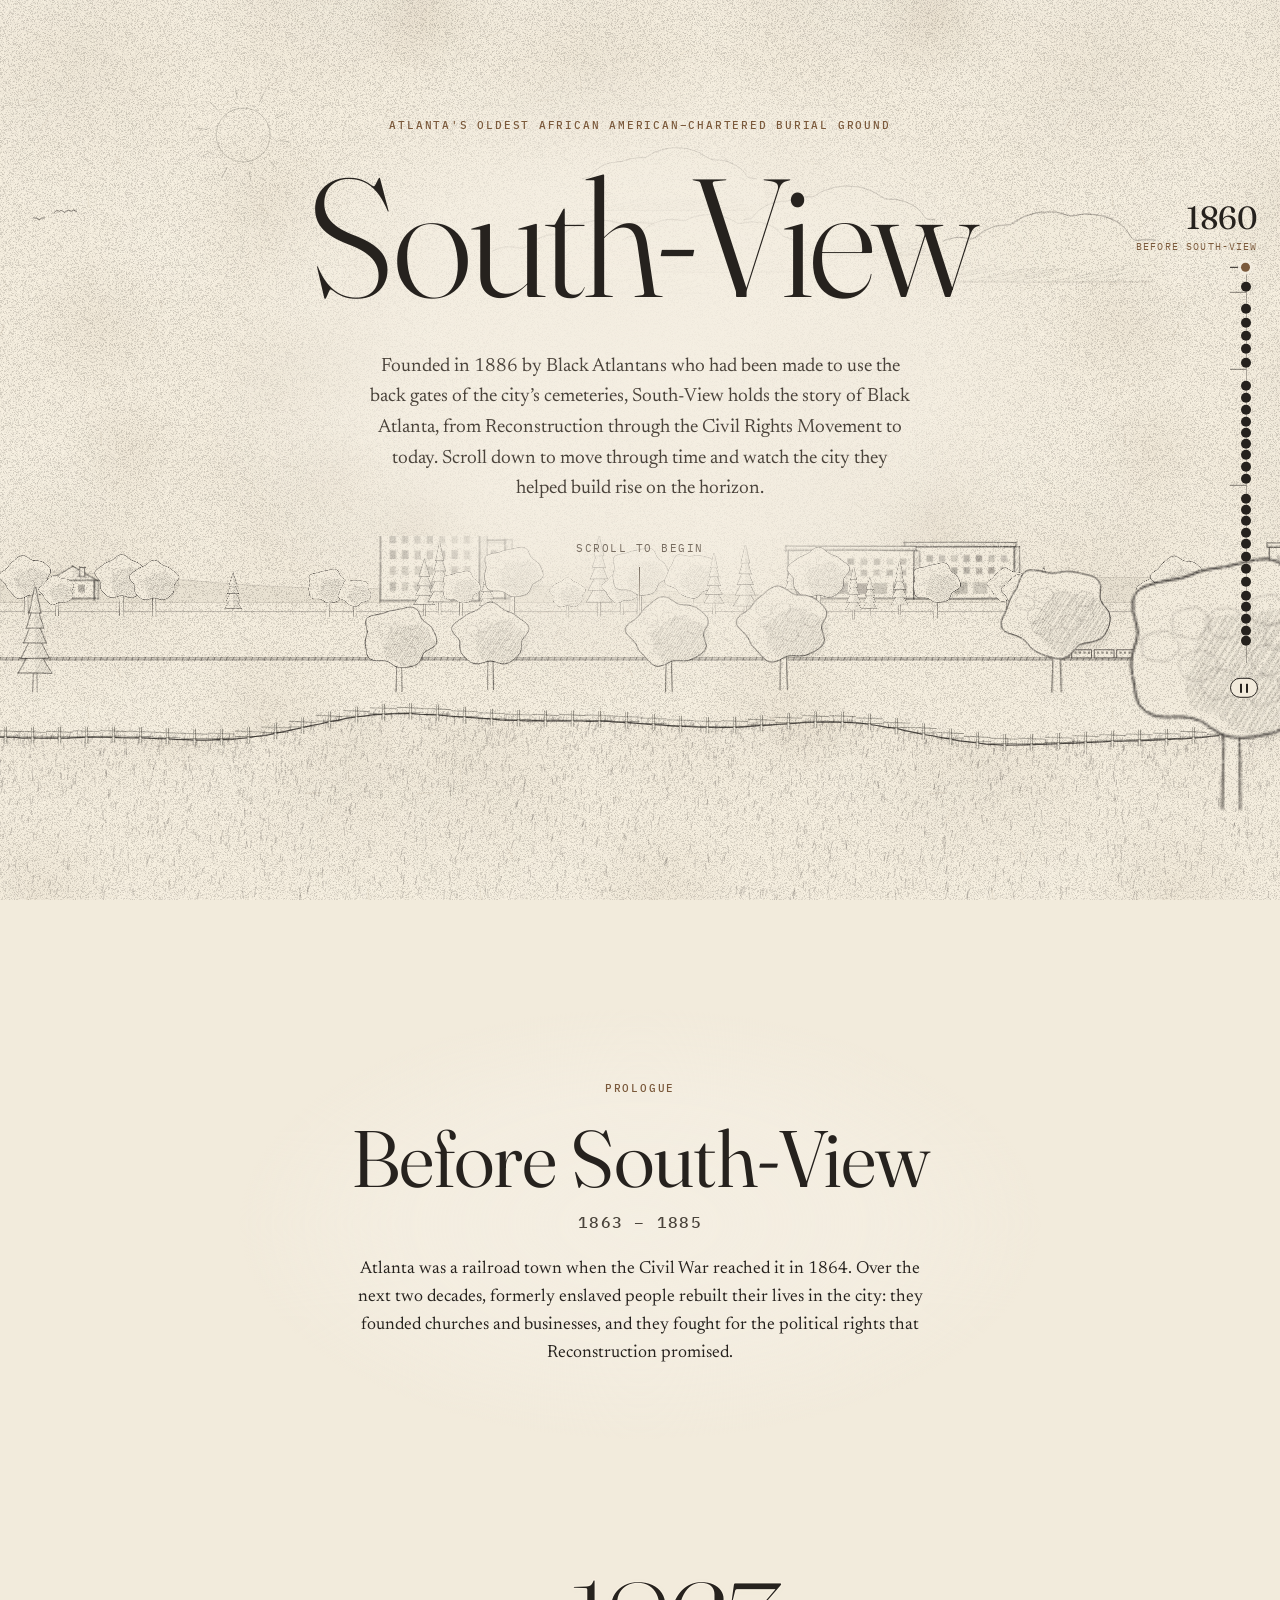
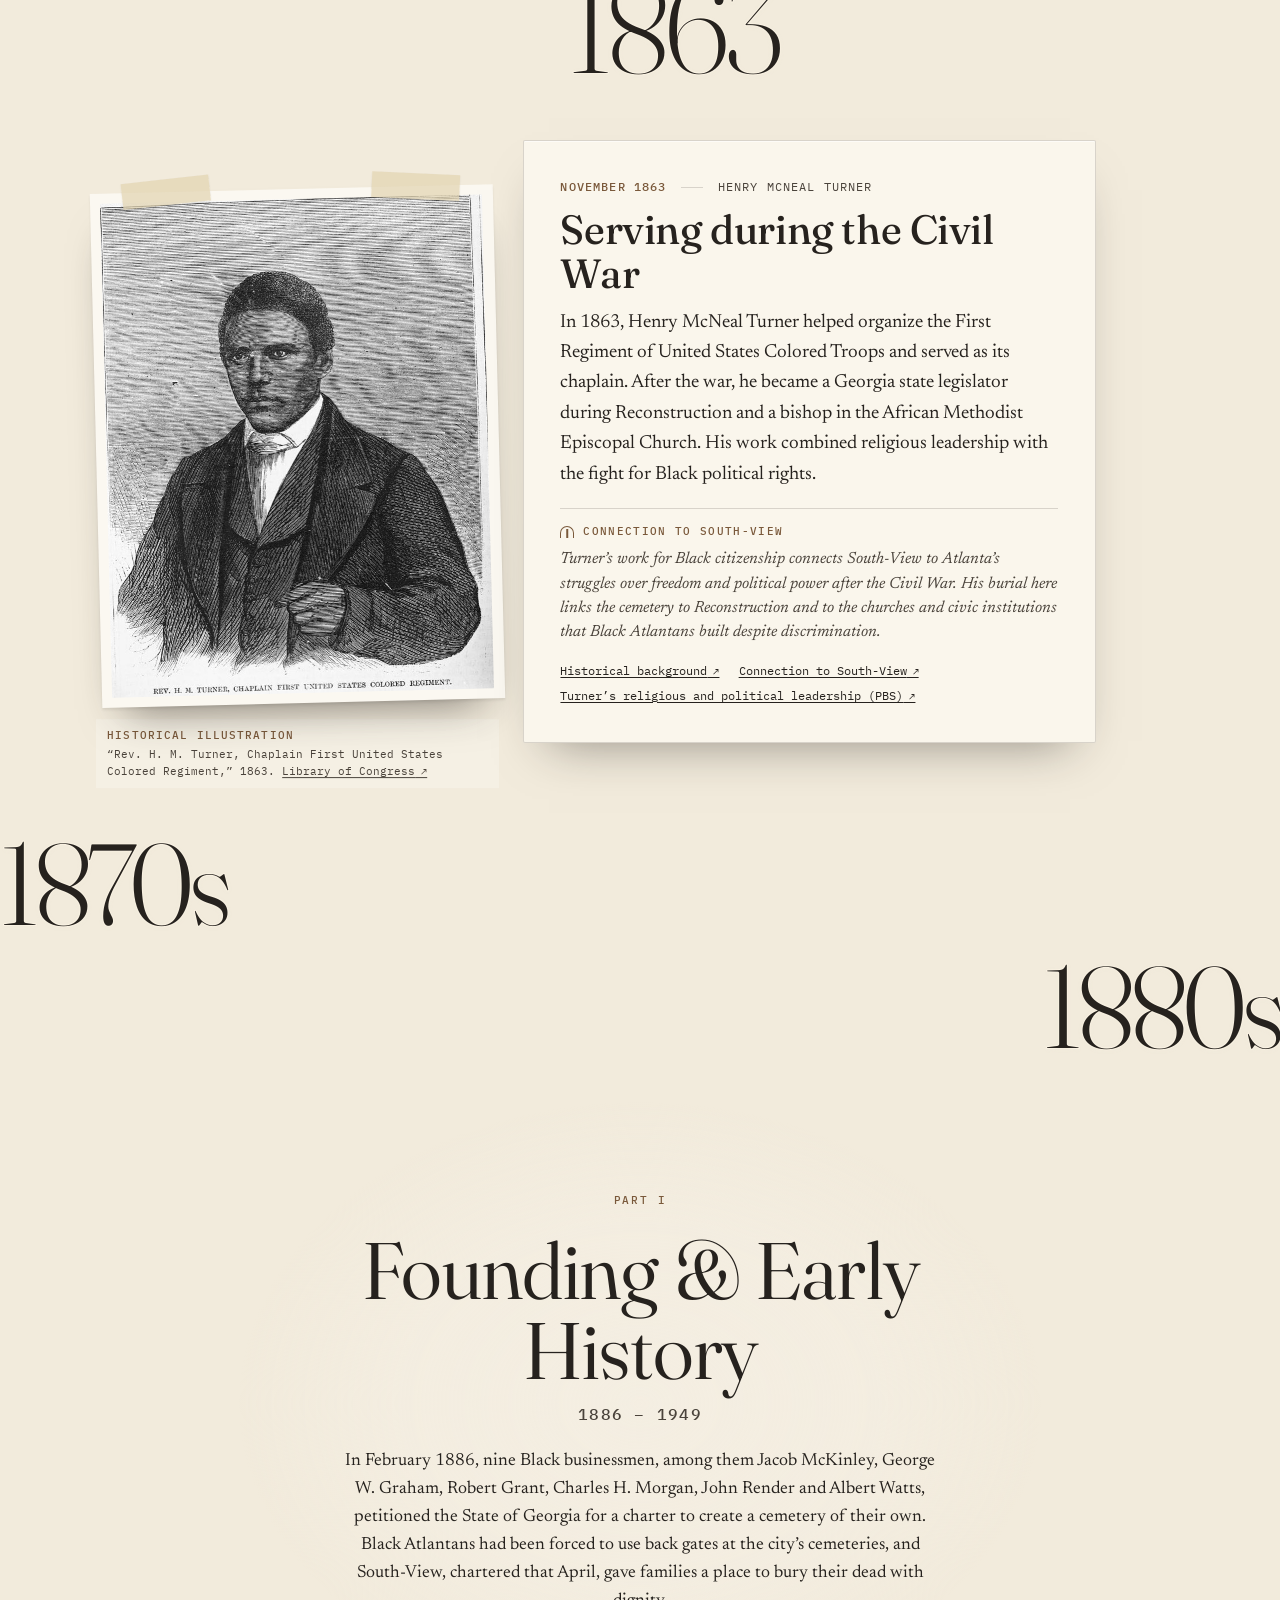
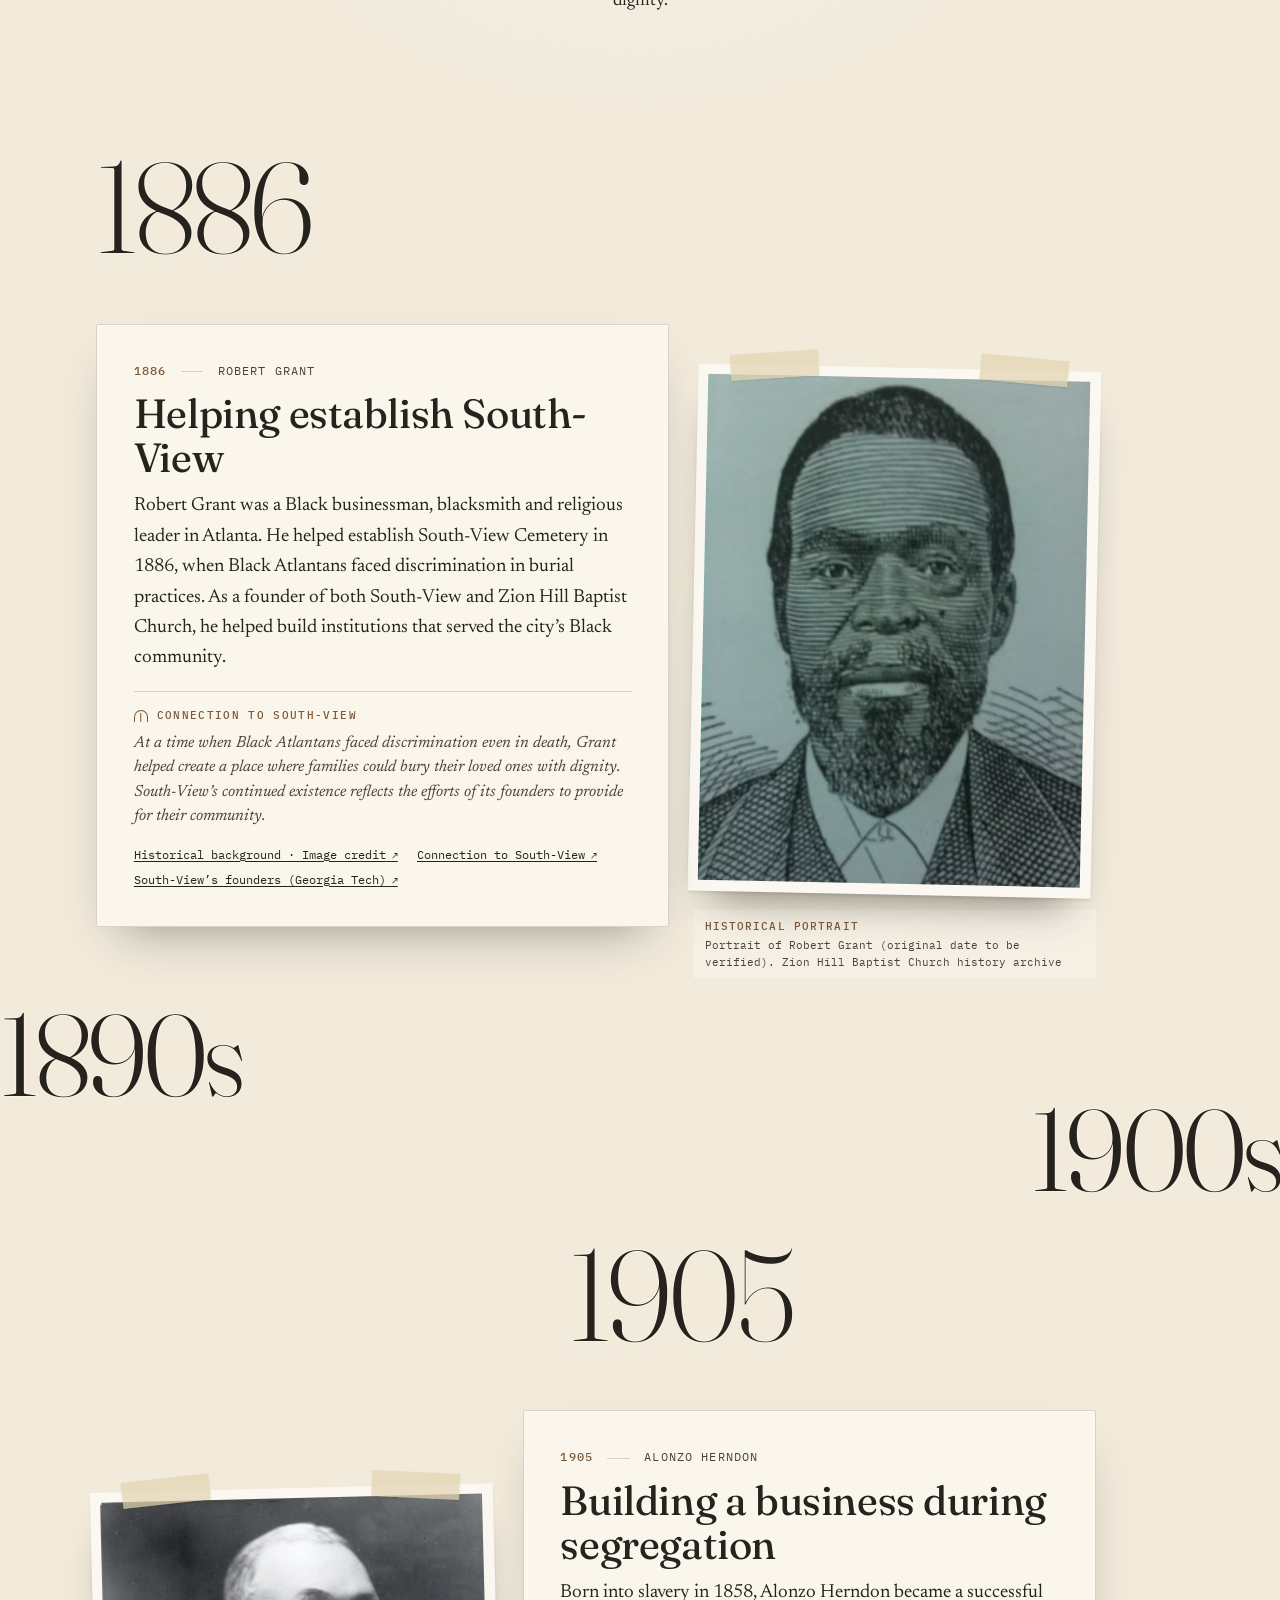
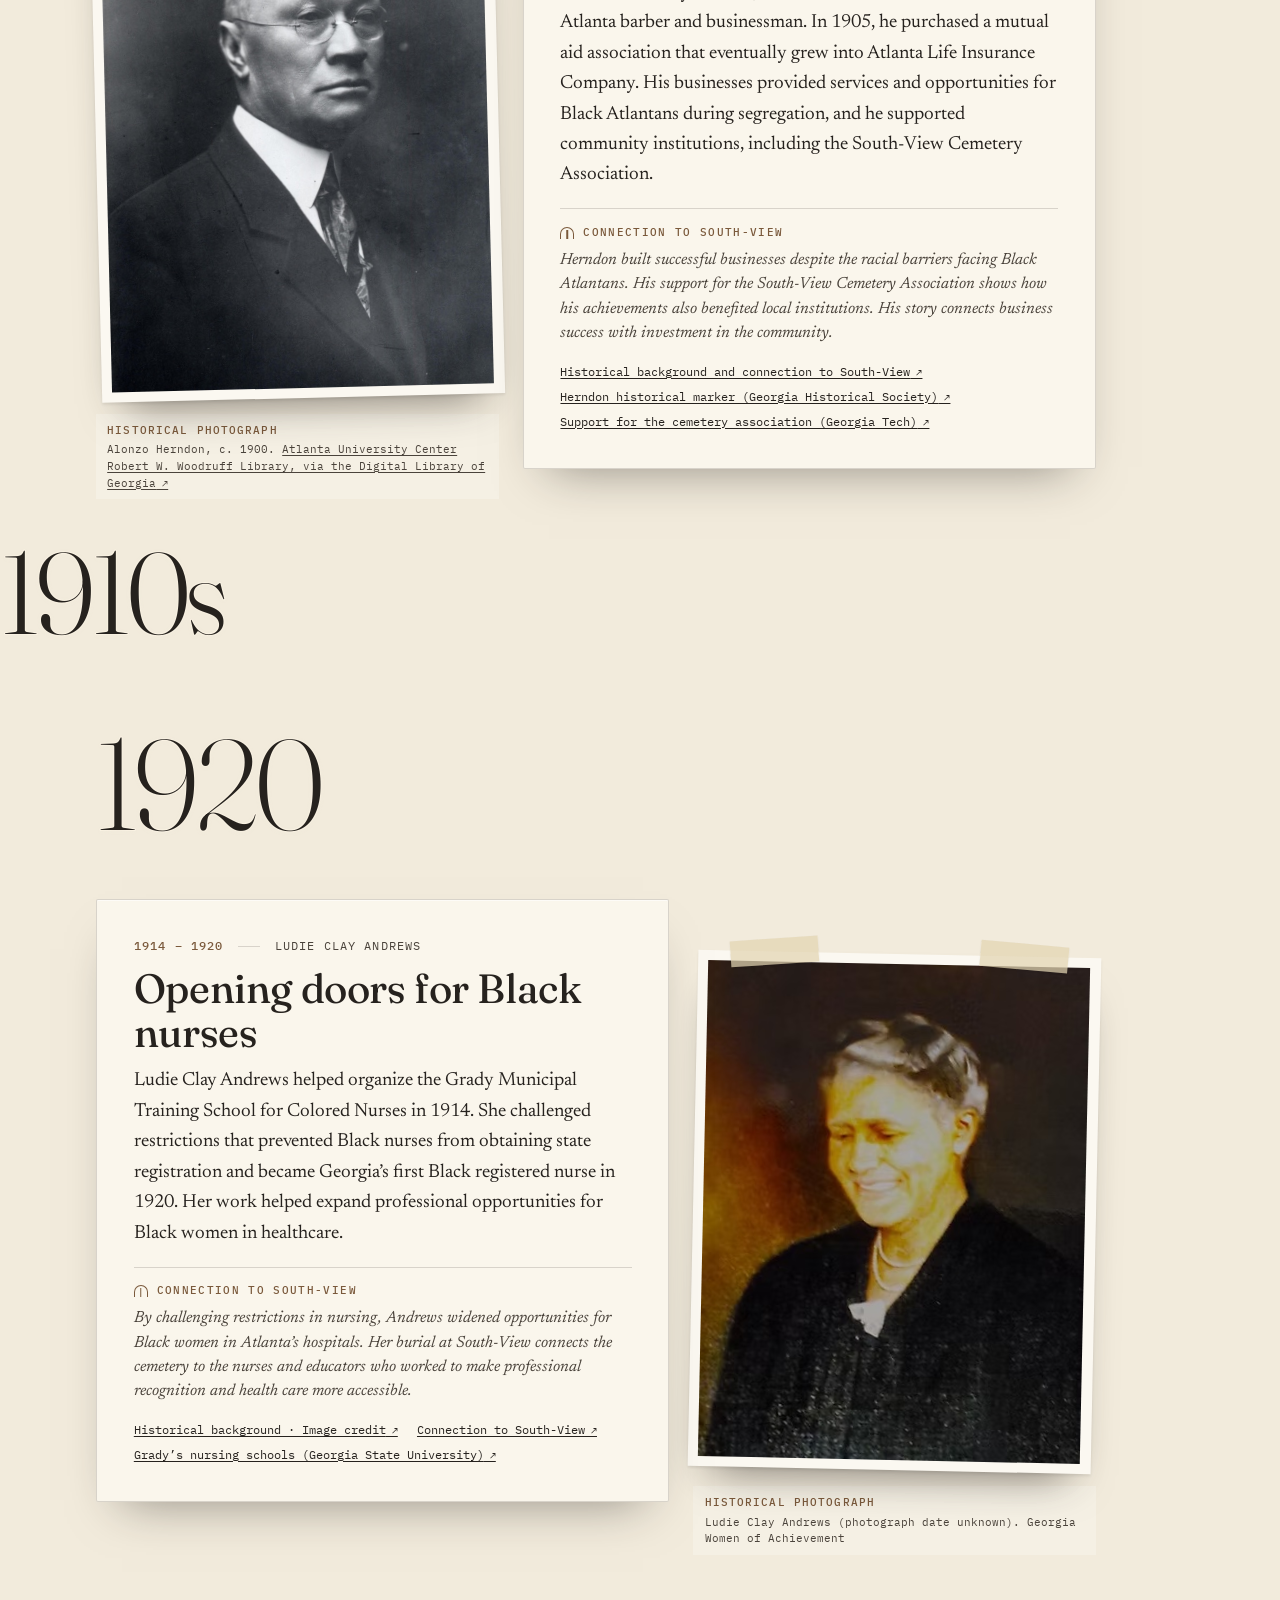
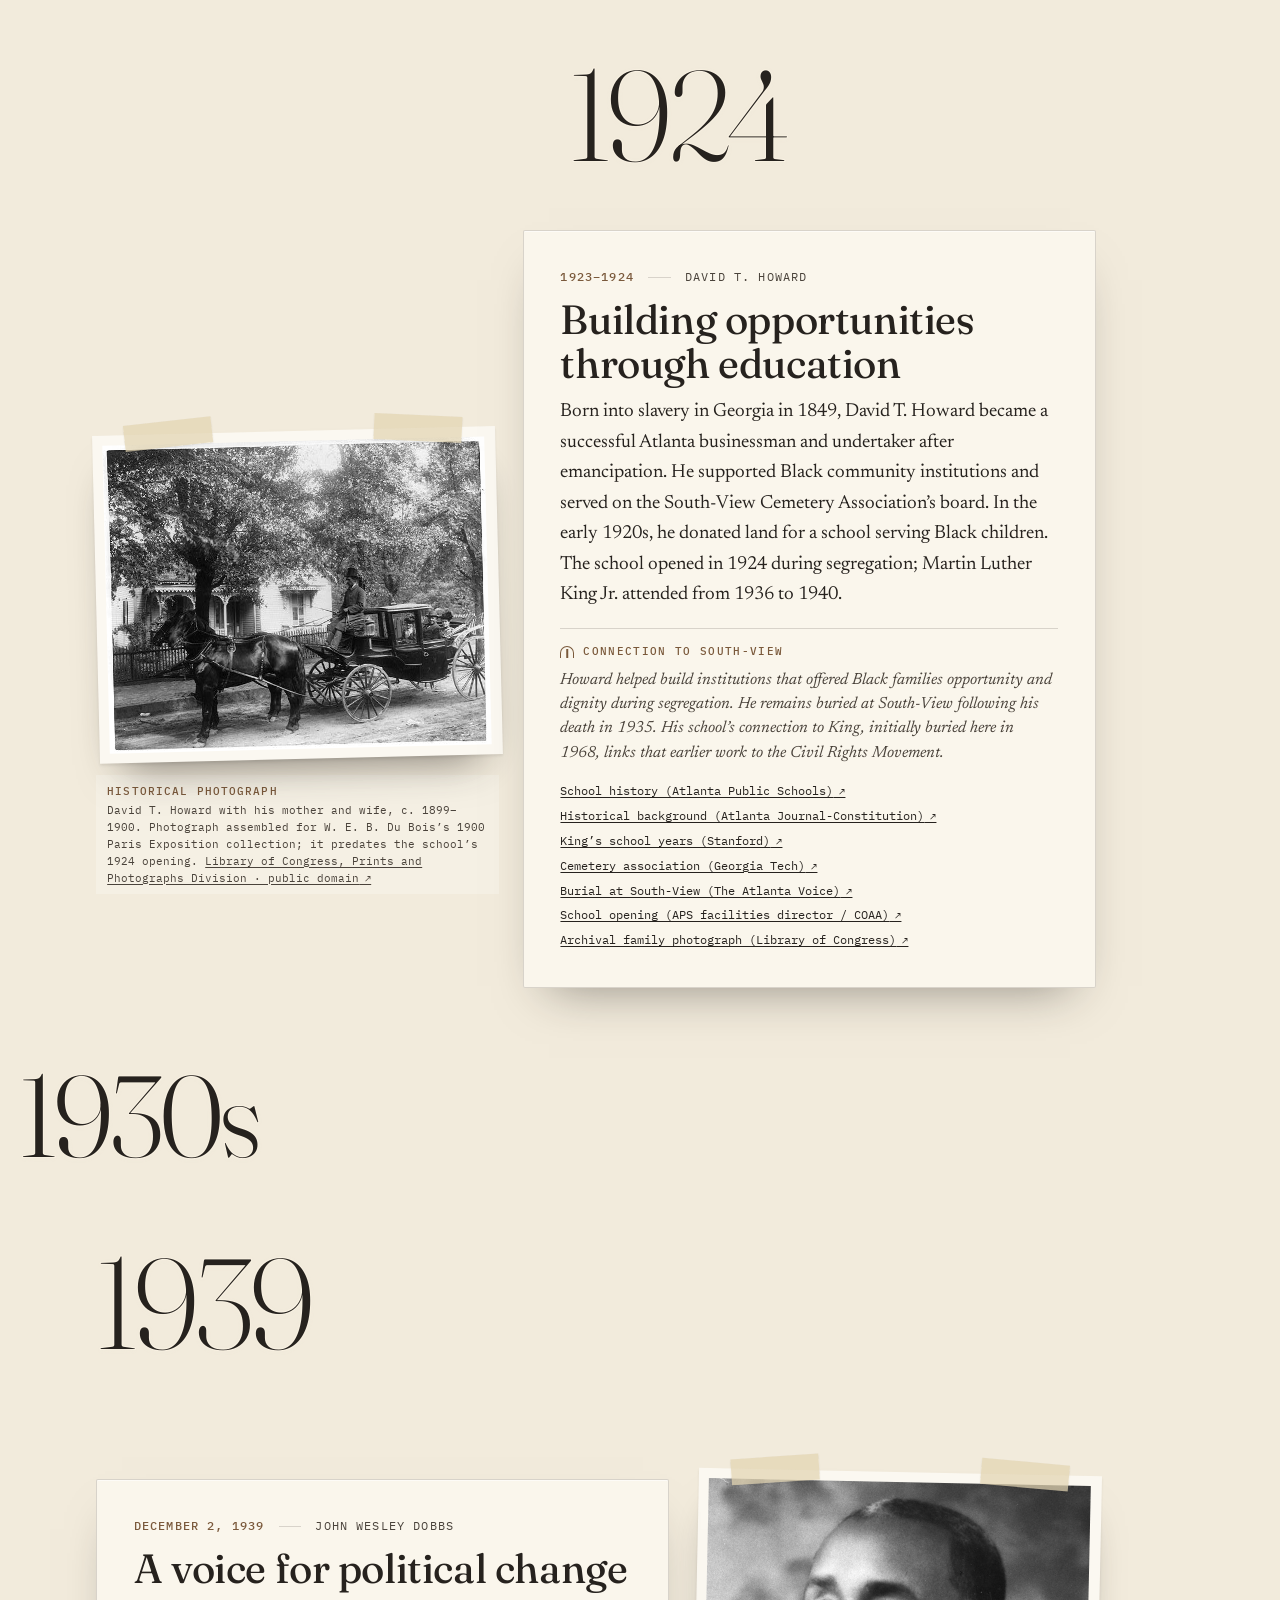
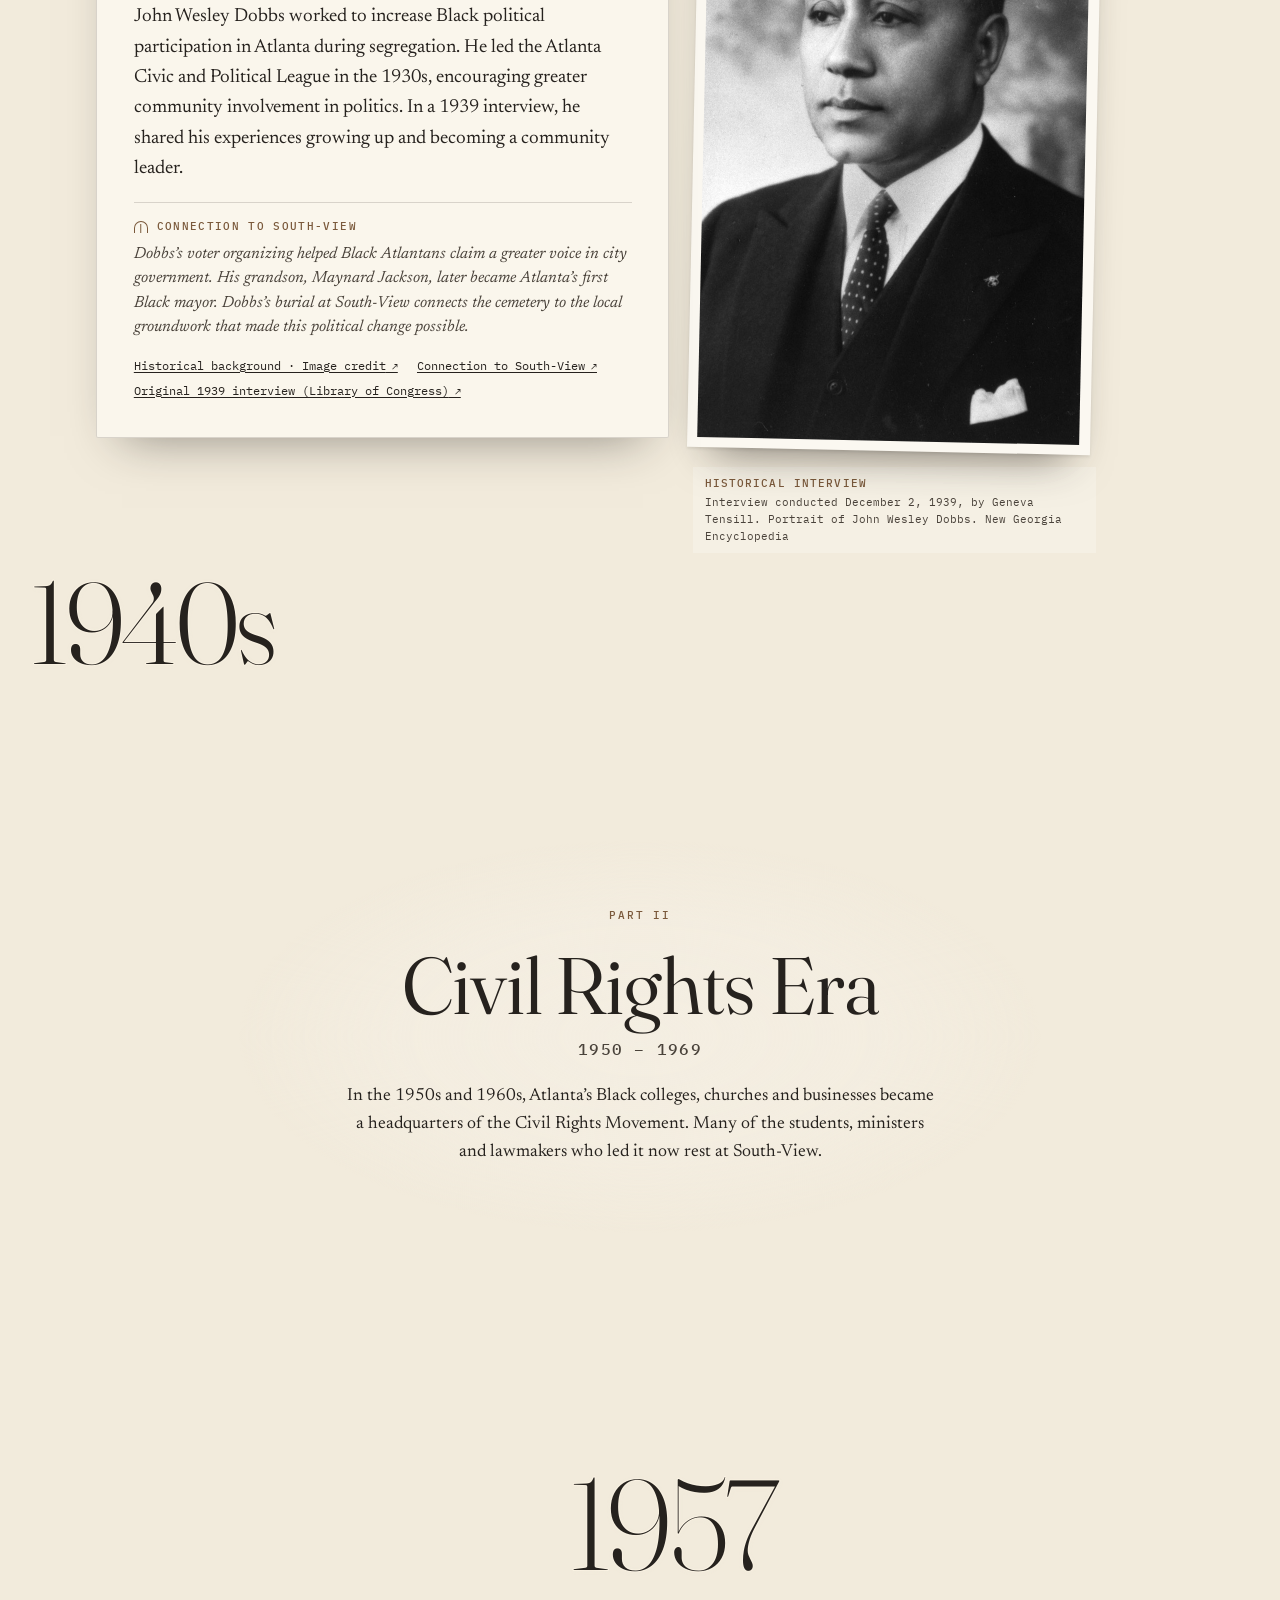
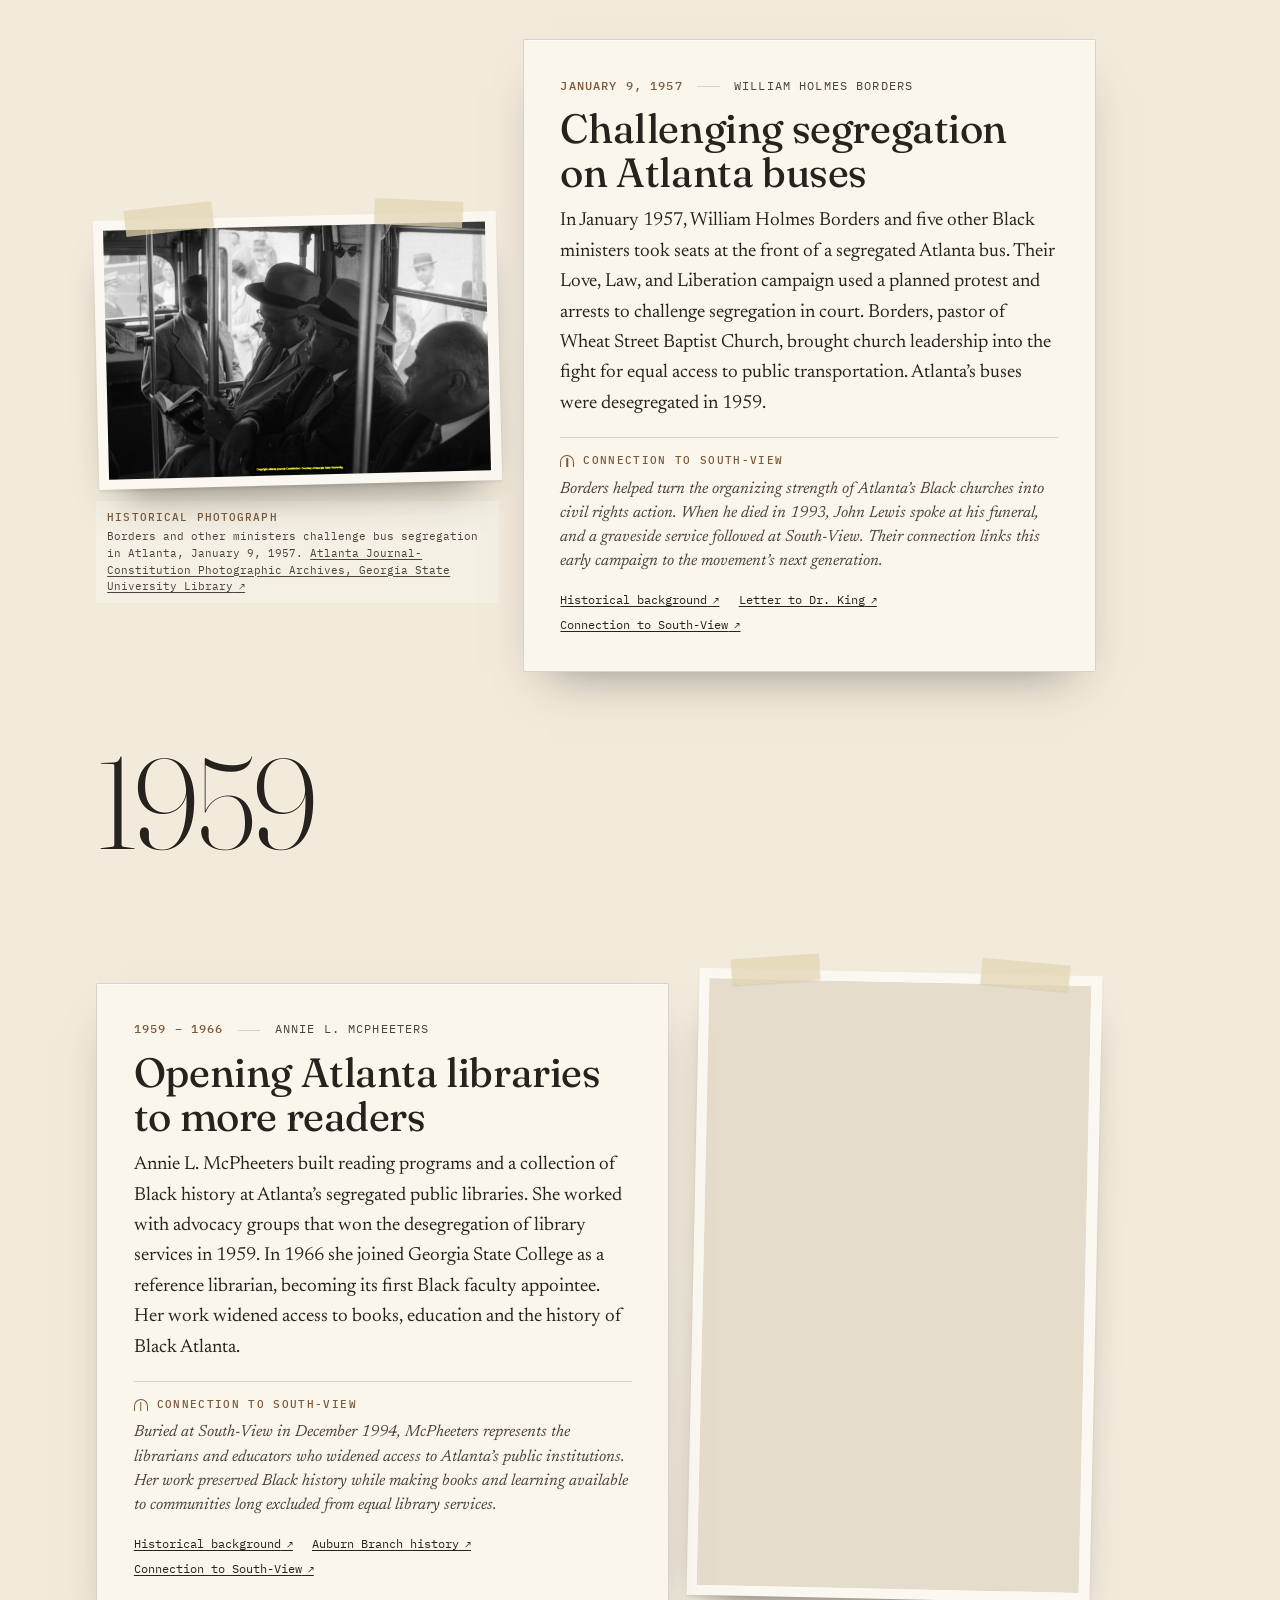
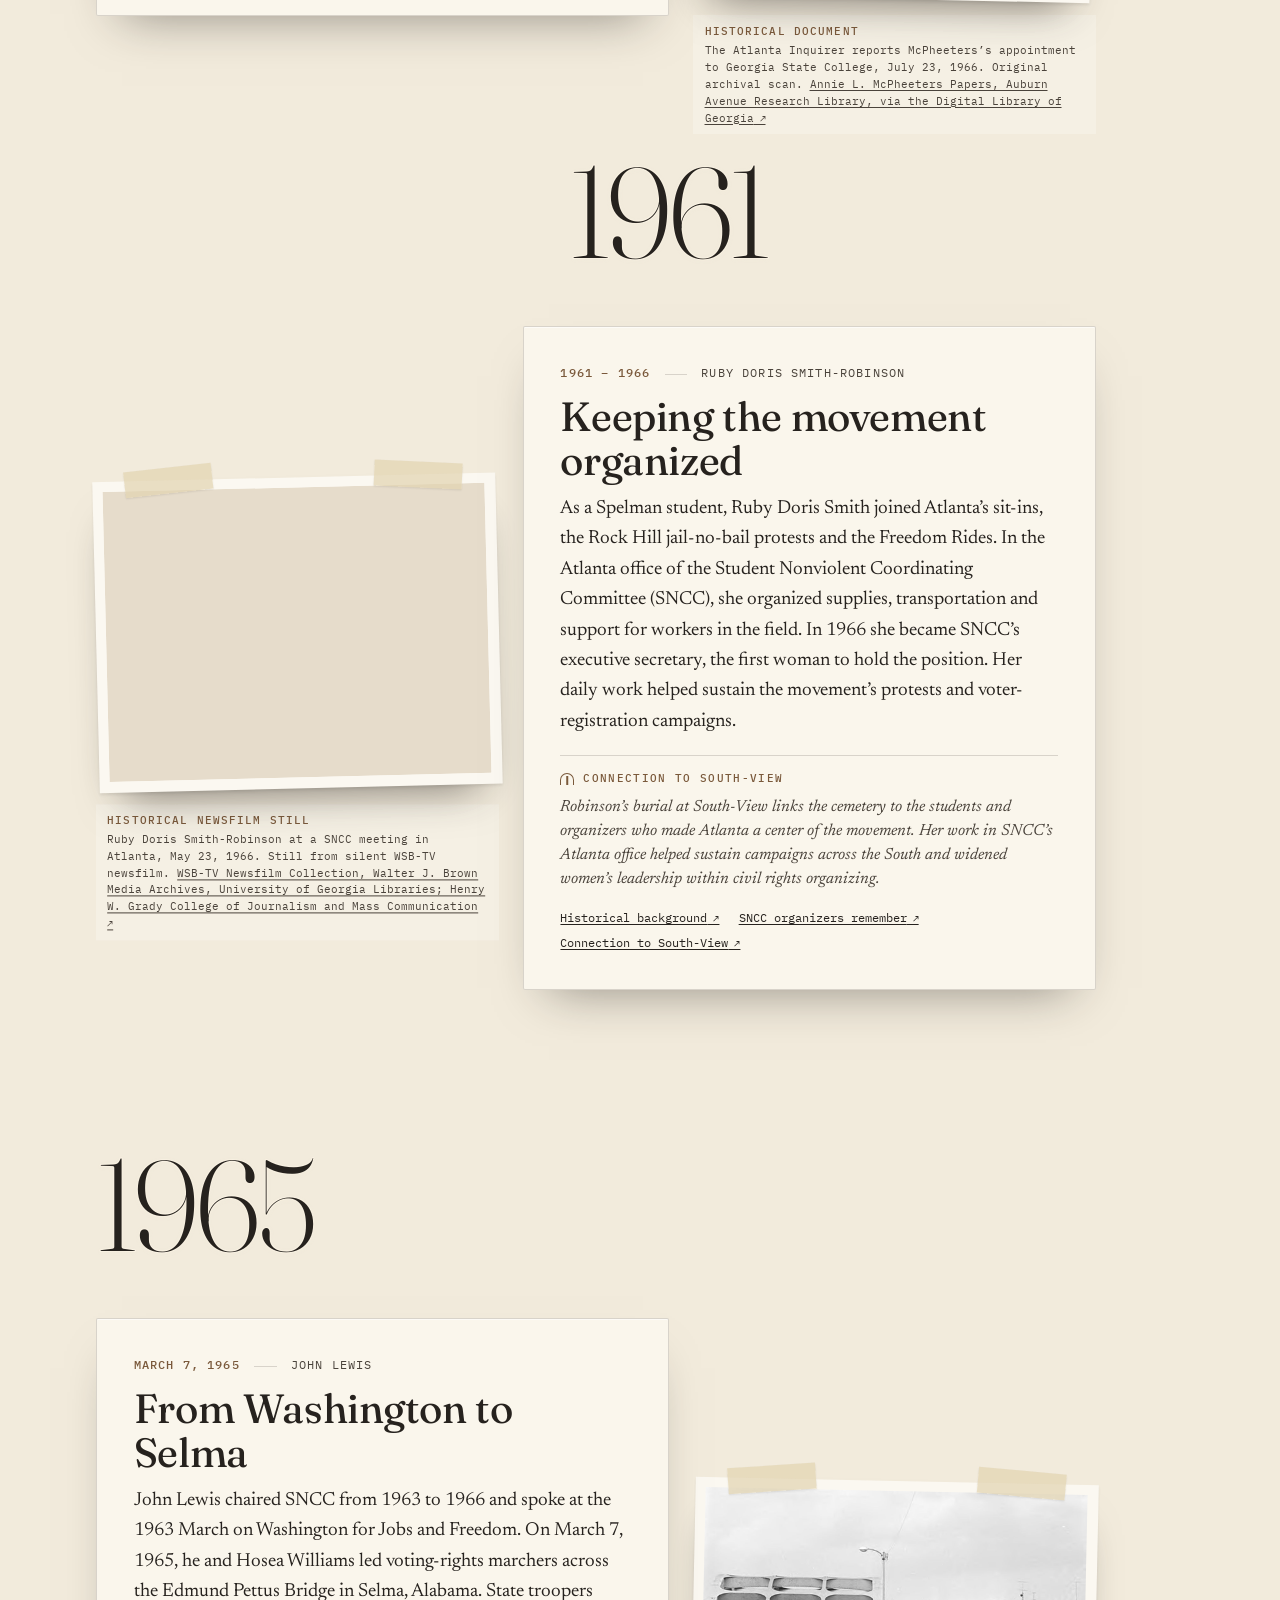
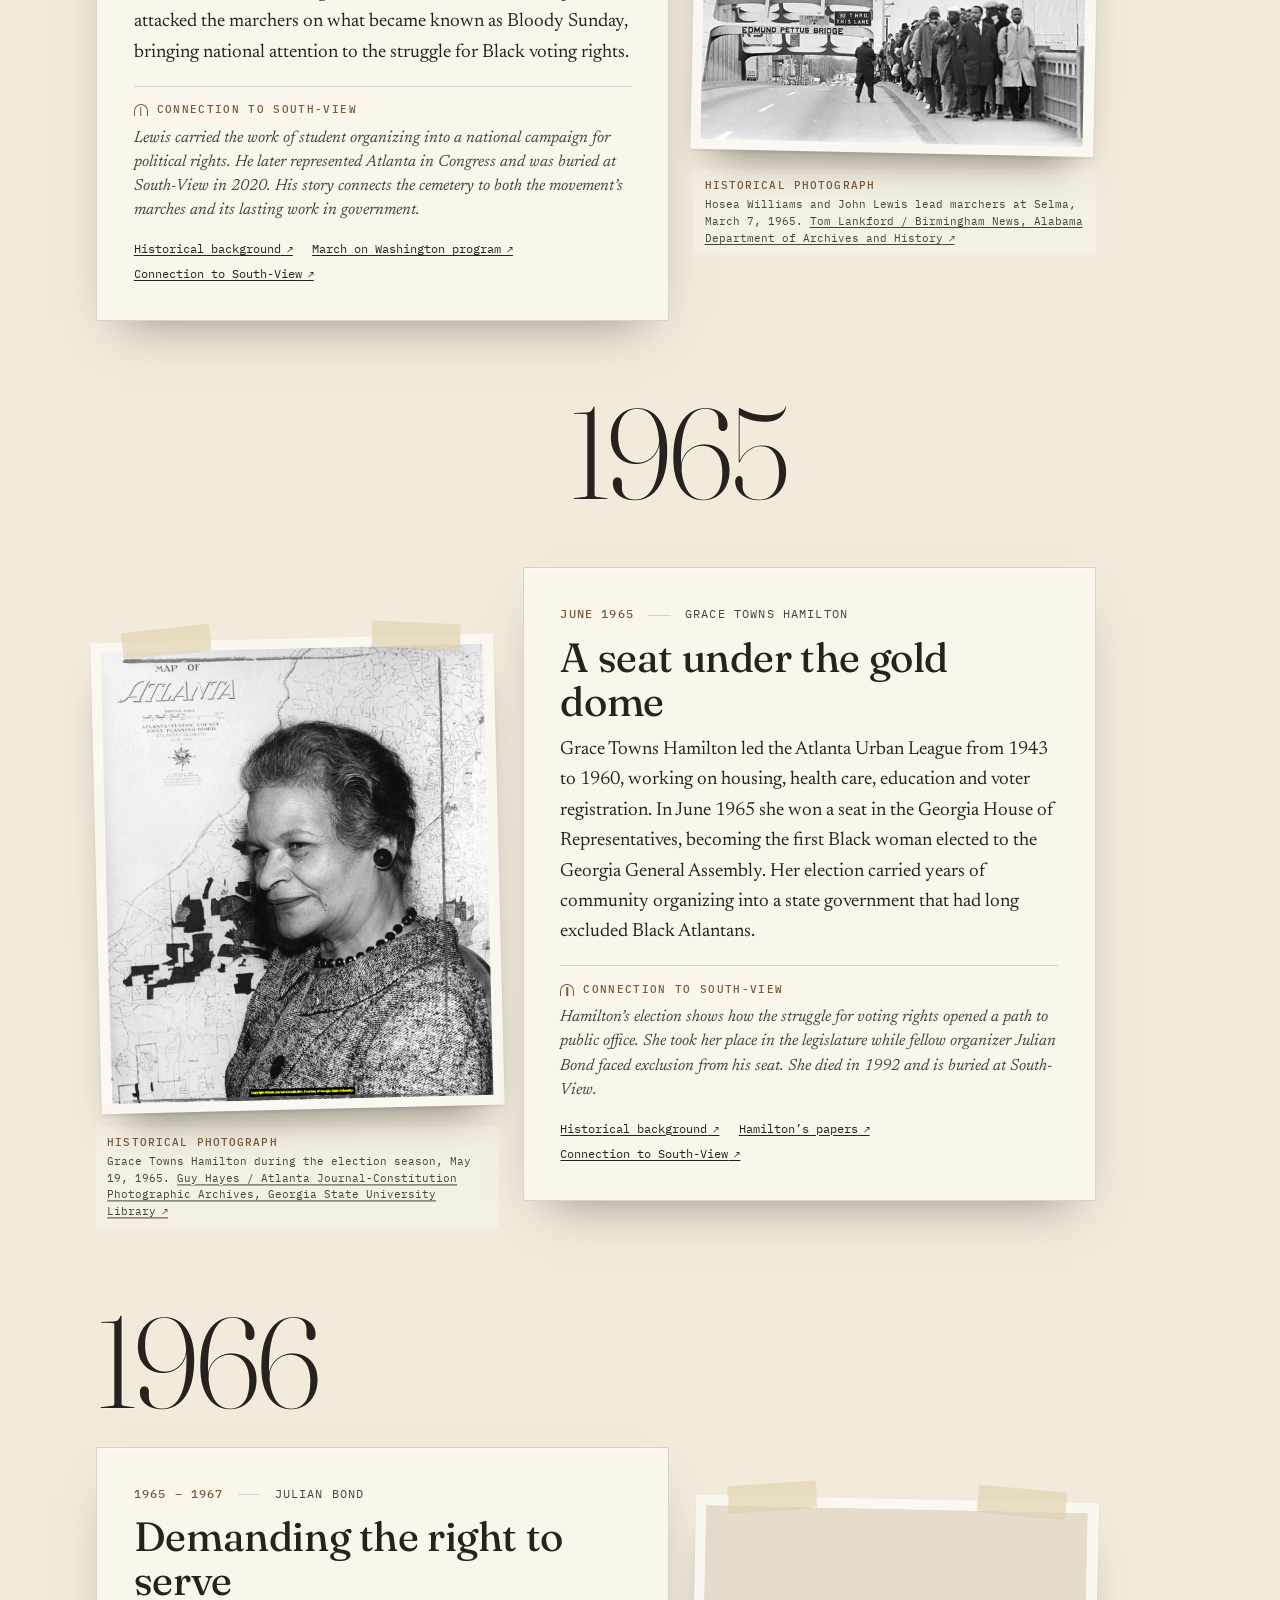
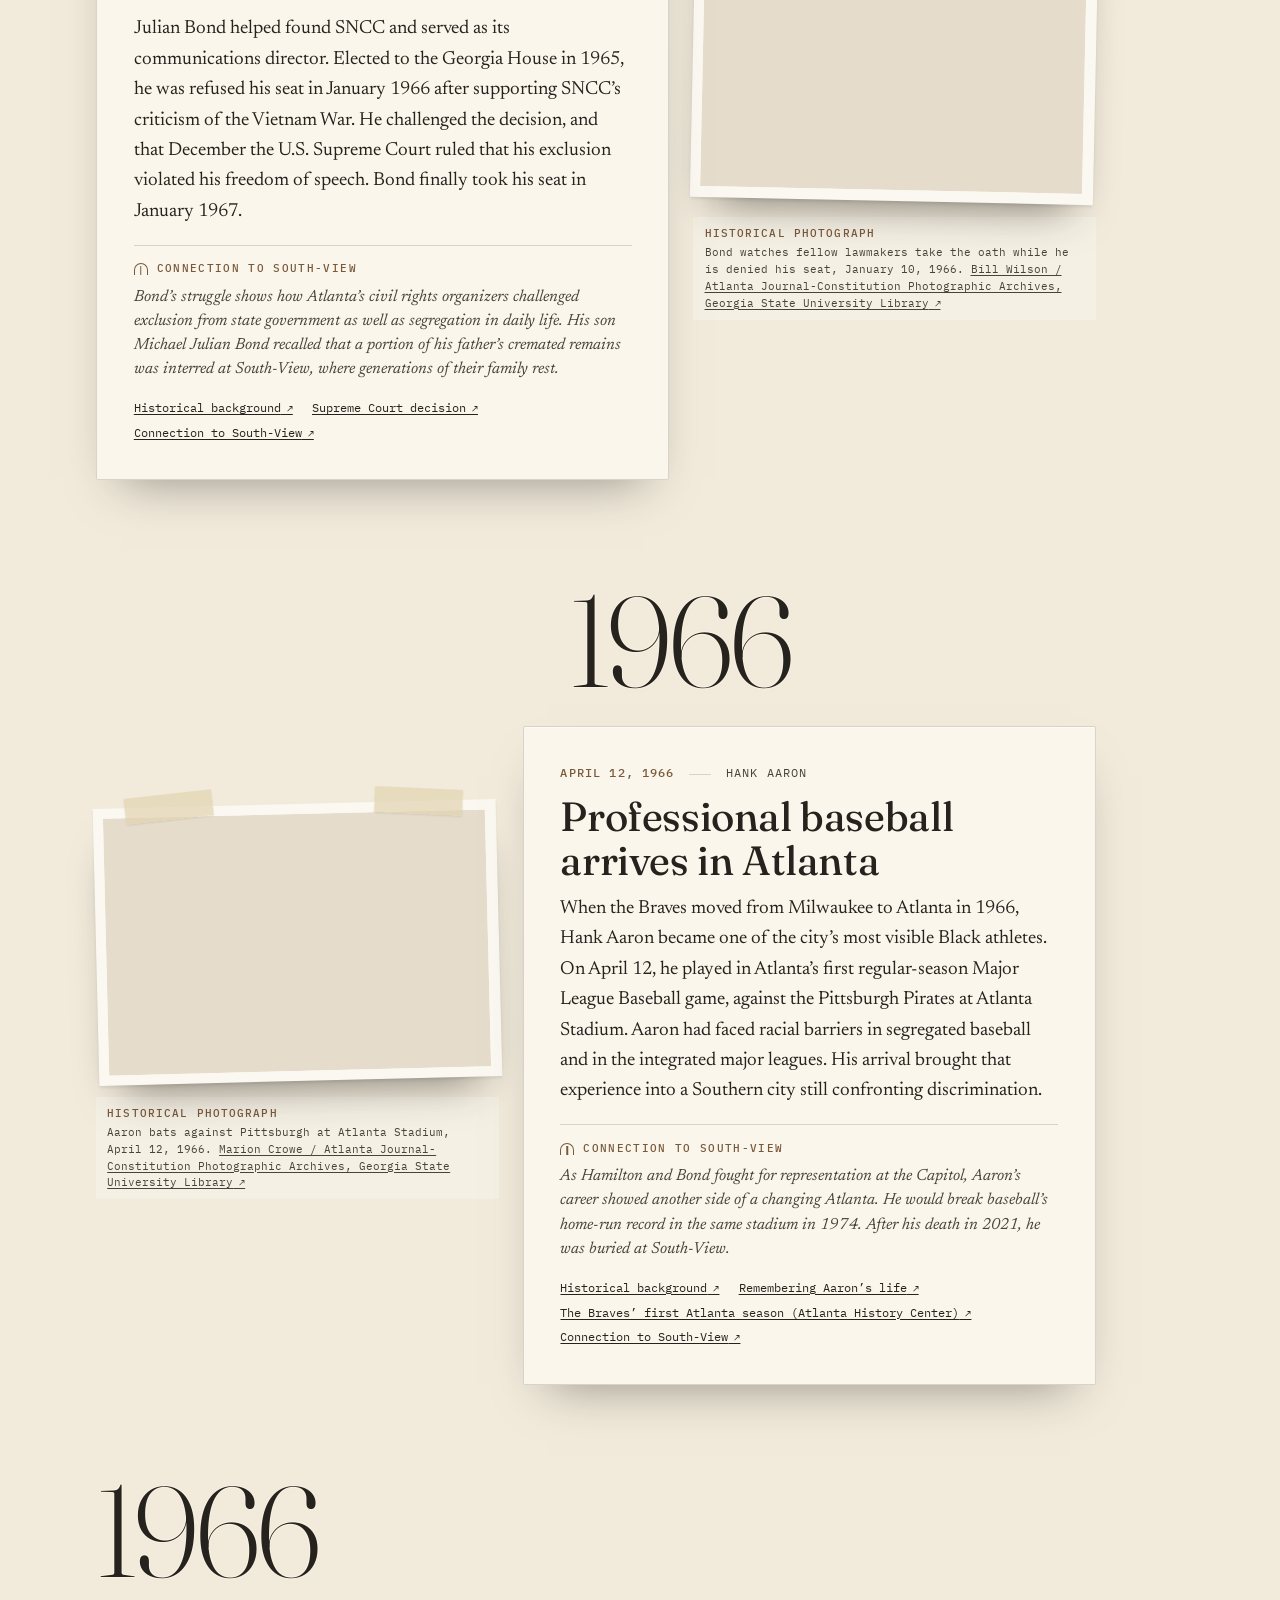
<file: index.html>
<!doctype html>
<html lang="en">
  <head>
    <meta charset="utf-8" />
    <meta name="viewport" content="width=device-width, initial-scale=1, viewport-fit=cover" />
    <title>South-View · An Illustrated History</title>
    <meta
      name="description"
      content="A scroll-driven illustrated history of South-View Cemetery, Atlanta's oldest African American–controlled burial ground, from 1886 to today."
    />
    <meta name="theme-color" content="#f2ebdc" />
    <link rel="preconnect" href="https://fonts.googleapis.com" />
    <link rel="preconnect" href="https://fonts.gstatic.com" crossorigin />
    <link
      rel="stylesheet"
      href="https://fonts.googleapis.com/css2?family=Fraunces:ital,opsz,wght@0,9..144,200..700;1,9..144,300..600&family=Newsreader:ital,opsz,wght@0,6..72,300..600;1,6..72,300..500&family=IBM+Plex+Mono:wght@400;500&display=swap"
    />
    <link rel="stylesheet" href="assets/css/style.css" />
  </head>
  <body>
    <a class="skip" href="#timeline">Skip to the timeline</a>

    <!-- The illustrated skyline (decorative; all content is in the page text) -->
    <div class="scene" id="scene" aria-hidden="true">
      <div class="scene__grain"></div>
    </div>

    <!-- Timeline indicator: current year, period, progress -->
    <nav class="hud" id="hud" aria-label="Timeline"></nav>

    <main class="story" id="story">
      <noscript>
        <p class="noscript">This illustrated timeline needs JavaScript. Please enable it to explore South-View’s history.</p>
      </noscript>
    </main>

    <!-- Content first (edit this one), then the engine. Order matters. -->
    <script src="content/timeline.js"></script>
    <script src="assets/js/util.js"></script>
    <script src="assets/js/pencil.js"></script>
    <script src="assets/js/landmarks.js"></script>
    <script src="assets/js/scenery.js"></script>
    <script src="assets/js/scene.js"></script>
    <script src="assets/js/story.js"></script>
    <script src="assets/js/main.js"></script>
  </body>
</html>
</file>
<file: assets/css/style.css>
/* ==========================================================================
   South-View · styles
   Mobile-first. Colours that change with the years (--accent, dusk) are set
   from JavaScript; everything else lives here.
   ========================================================================== */

:root {
  --paper: #f2ebdc;
  --card: rgba(250, 246, 237, 0.96);
  --chip: rgba(246, 240, 228, 0.92);
  --ink: #26221e;
  --ink-2: #4a433b;
  --ink-3: #776c60;
  --rule: rgba(38, 34, 30, 0.16);
  --accent: #7a5a3c;
  --hud-ink: #26221e;
  --hud-glow: rgba(242, 235, 220, 0.95);
  --display: 'Fraunces', 'Iowan Old Style', 'Palatino Linotype', Georgia, serif;
  --serif: 'Newsreader', 'Iowan Old Style', Georgia, serif;
  --mono: 'IBM Plex Mono', ui-monospace, 'SFMono-Regular', Menlo, monospace;
  --gutter: clamp(1rem, 4.5vw, 3rem);
  --ease: cubic-bezier(0.2, 0.7, 0.2, 1);
  color-scheme: light;
}
html.is-dusk {
  --hud-ink: #fbf3e4;
  --hud-accent: #ffd2a8;
  --hud-glow: rgba(30, 24, 60, 0.85);
}

*,
*::before,
*::after {
  box-sizing: border-box;
}
html {
  overflow-x: clip;
  -webkit-text-size-adjust: 100%;
  text-size-adjust: 100%;
}
body {
  margin: 0;
  background: var(--paper);
  color: var(--ink);
  font-family: var(--serif);
  font-size: 1.0625rem;
  line-height: 1.6;
  -webkit-font-smoothing: antialiased;
  overflow-x: hidden;
}
img {
  max-width: 100%;
}
a {
  color: inherit;
  text-decoration-thickness: 1px;
  text-underline-offset: 0.18em;
}
a:hover {
  color: var(--accent);
}
:focus-visible {
  outline: 2px solid var(--accent);
  outline-offset: 3px;
}
::selection {
  background: rgba(168, 67, 42, 0.22);
}

.skip {
  position: absolute;
  left: 1rem;
  top: -4rem;
  z-index: 20;
  background: var(--ink);
  color: var(--paper);
  padding: 0.6rem 1rem;
  font-family: var(--mono);
  font-size: 0.8rem;
}
.skip:focus {
  top: 1rem;
}
.noscript {
  max-width: 34rem;
  margin: 30vh auto;
  padding: 1.5rem;
  background: var(--card);
  text-align: center;
}

/* ---------------------------------------------------------------- scene */

.scene {
  position: fixed;
  top: 0;
  left: 0;
  width: 100%;
  height: 100vh;
  height: 100lvh;
  z-index: 0;
  pointer-events: none;
  overflow: hidden;
  background: var(--paper);
}
.scene__layer {
  position: absolute;
  inset: 0;
  width: 100%;
  height: 100%;
}
.scene__grain {
  position: absolute;
  inset: 0;
  z-index: 6;
  background-size: 160px 160px;
  mix-blend-mode: multiply;
  opacity: 0.55;
}

.story {
  position: relative;
  z-index: 1;
}

/* ----------------------------------------------------------------- hero */

.hero {
  min-height: 100vh;
  min-height: 100svh;
  display: grid;
  justify-items: center;
  align-content: start;
  padding: calc(13vh + env(safe-area-inset-top, 0px)) var(--gutter) 0;
  text-align: center;
}
.hero__inner {
  position: relative;
  max-width: 44rem;
}
.hero__inner::before,
.chapter__inner::before {
  content: '';
  position: absolute;
  inset: -14% -16%;
  z-index: -1;
  background: radial-gradient(closest-side, rgba(244, 238, 226, 0.94), rgba(244, 238, 226, 0.7) 60%, rgba(244, 238, 226, 0));
}
.hero__kicker,
.chapter__num {
  margin: 0;
  font-family: var(--mono);
  font-size: 0.7rem;
  font-weight: 500;
  letter-spacing: 0.16em;
  text-transform: uppercase;
  color: var(--accent);
}
.hero__title {
  margin: 0.15em 0 0.22em;
  font-family: var(--display);
  font-weight: 300;
  font-size: clamp(3.9rem, 15vw, 10.5rem);
  line-height: 0.92;
  letter-spacing: -0.025em;
  font-variation-settings: 'opsz' 144;
}
.hero__dek {
  margin: 0 auto;
  max-width: 34rem;
  font-size: clamp(1.02rem, 1.5vw, 1.24rem);
  color: var(--ink-2);
}
.hero__cue {
  margin: 2.2rem 0 0;
  display: inline-flex;
  flex-direction: column;
  align-items: center;
  gap: 0.6rem;
  font-family: var(--mono);
  font-size: 0.68rem;
  letter-spacing: 0.14em;
  text-transform: uppercase;
  color: var(--ink-3);
}
.hero__cue-line {
  width: 1px;
  height: 3.2rem;
  background: linear-gradient(var(--ink-3), transparent);
  transform-origin: top;
  animation: cue 2.4s var(--ease) infinite;
}
@keyframes cue {
  0% {
    transform: scaleY(0);
    opacity: 1;
  }
  70% {
    transform: scaleY(1);
    opacity: 1;
  }
  100% {
    transform: scaleY(1);
    opacity: 0;
  }
}

/* -------------------------------------------------------------- chapter */

.chapter {
  min-height: 100vh;
  min-height: 100svh;
  display: grid;
  place-items: center;
  padding: 16vh var(--gutter);
  text-align: center;
}
.chapter__inner {
  position: relative;
  max-width: 38rem;
  padding: 1.5rem 0.5rem;
}
.chapter__title {
  margin: 0.25em 0 0.15em;
  font-family: var(--display);
  font-weight: 350;
  font-size: clamp(2.5rem, 8vw, 5rem);
  line-height: 1;
  letter-spacing: -0.015em;
}
.chapter__years {
  margin: 0 0 1.2rem;
  font-family: var(--mono);
  font-size: 0.82rem;
  letter-spacing: 0.08em;
  color: var(--ink-2);
}
.chapter__intro {
  margin: 0 auto;
  font-size: 1.1rem;
  color: var(--ink);
}

/* ------------------------------------------------------------------ gap */

.gap {
  position: relative;
  overflow-x: clip;
  height: var(--gap, 30vh);
  pointer-events: none;
}
.gap__decade {
  position: absolute;
  top: clamp(0.6em, var(--position), calc(100% - 0.6em));
  transform: translateY(-50%);
  font-family: var(--display);
  font-weight: 300;
  font-size: clamp(4.2rem, 19vw, 15rem);
  line-height: 1.2;
  letter-spacing: -0.04em;
  white-space: nowrap;
}
.gap__decade,
.entry__year {
  font-variant-numeric: lining-nums tabular-nums;
  color: var(--ink);
  -webkit-text-stroke: 2px #fbf3e4;
  paint-order: stroke fill;
  text-shadow: 0 1px 4px rgba(242, 235, 220, 0.9);
}
.gap__decade--l {
  left: 6vw;
}
.gap__decade--r {
  right: 6vw;
}
html.is-dusk .gap__decade,
html.is-dusk .entry__year {
  color: #fbf3e4;
  -webkit-text-stroke-color: var(--ink);
  text-shadow: 0 1px 4px rgba(38, 34, 30, 0.9);
}

/* ---------------------------------------------------------------- entry */

.entry {
  position: relative;
  overflow-x: clip;
  max-width: 74rem;
  margin: 0 auto;
  padding: 12vh var(--gutter);
  display: grid;
  grid-template-columns: minmax(0, 1fr);
  gap: 1.6rem;
}
.entry__year {
  position: absolute;
  top: 3vh;
  right: var(--gutter);
  font-family: var(--display);
  font-weight: 250;
  font-size: clamp(4.6rem, 22vw, 11.5rem);
  line-height: 1.2;
  letter-spacing: -0.04em;
  white-space: nowrap;
  pointer-events: none;
}
.entry__media {
  position: relative;
  z-index: 1;
  justify-self: center;
  width: min(100%, 26rem);
}
.entry__body {
  position: relative;
  z-index: 2;
}
.card {
  position: relative;
  background: var(--card);
  border: 1px solid var(--rule);
  border-radius: 2px;
  padding: clamp(1.25rem, 3.4vw, 2.3rem);
  box-shadow: 0 1px 0 rgba(255, 255, 255, 0.6) inset, 0 24px 48px -26px rgba(38, 34, 30, 0.5);
}
.entry__eyebrow {
  margin: 0 0 0.7rem;
  display: flex;
  flex-wrap: wrap;
  gap: 0.35rem 0.9rem;
  align-items: baseline;
  font-family: var(--mono);
  font-size: 0.72rem;
  letter-spacing: 0.1em;
  text-transform: uppercase;
  color: var(--ink-2);
}
.entry__date {
  color: var(--accent);
  font-weight: 500;
}
.entry__person::before {
  content: '';
  display: inline-block;
  width: 1.4rem;
  height: 1px;
  margin-right: 0.9rem;
  vertical-align: middle;
  background: var(--rule);
}
.entry__title {
  margin: 0 0 0.75rem;
  font-family: var(--display);
  font-weight: 450;
  font-size: clamp(1.75rem, 4.2vw, 2.55rem);
  line-height: 1.08;
  letter-spacing: -0.01em;
}
.entry__desc {
  margin: 0;
}
.entry__why {
  margin-top: 1.3rem;
  padding-top: 1.05rem;
  border-top: 1px solid var(--rule);
}
.entry__why-label {
  margin: 0 0 0.4rem;
  display: flex;
  align-items: center;
  gap: 0.55rem;
  font-family: var(--mono);
  font-size: 0.7rem;
  font-weight: 500;
  letter-spacing: 0.12em;
  text-transform: uppercase;
  color: var(--accent);
}
/* tiny cemetery-gate glyph */
.entry__why-icon {
  width: 14px;
  height: 12px;
  border: 1.5px solid currentColor;
  border-bottom: 0;
  border-radius: 7px 7px 0 0;
  position: relative;
}
.entry__why-icon::after {
  content: '';
  position: absolute;
  left: 50%;
  top: 2px;
  bottom: 0;
  width: 1.5px;
  background: currentColor;
  transform: translateX(-50%);
}
.entry__why p {
  margin: 0;
  color: var(--ink-2);
  font-style: italic;
}
.entry__sources {
  margin: 1.1rem 0 0;
  padding: 0;
  list-style: none;
  display: flex;
  flex-wrap: wrap;
  gap: 0.4rem 1.2rem;
  font-family: var(--mono);
  font-size: 0.72rem;
}
.ext {
  font-size: 0.9em;
}

.status {
  display: inline-block;
  margin: 1.1rem 0 0;
  padding: 0.25rem 0.6rem;
  font-family: var(--mono);
  font-size: 0.66rem;
  letter-spacing: 0.08em;
  text-transform: uppercase;
  border: 1px solid currentColor;
  border-radius: 999px;
}
.status--draft {
  color: #8a5a12;
  background: rgba(240, 200, 110, 0.18);
}
.status--placeholder {
  color: #9b2f2a;
  border-style: dashed;
  background: rgba(220, 120, 100, 0.1);
}
.entry--placeholder .card {
  border: 1.5px dashed rgba(155, 47, 42, 0.45);
}

/* ---------------------------------------------------------------- photo */

.photo {
  margin: 0 auto;
}
.photo__frame {
  position: relative;
  background: #fbf8f1;
  padding: 0.65rem;
  box-shadow: 0 2px 3px rgba(0, 0, 0, 0.08), 0 26px 44px -24px rgba(38, 34, 30, 0.6);
  rotate: -1.4deg;
}
.entry--flip .photo__frame {
  rotate: 1.2deg;
}
.photo__frame img {
  display: block;
  width: 100%;
  height: auto;
  background: #e6dccb;
}
/* tape */
.photo__frame::before,
.photo__frame::after {
  content: '';
  position: absolute;
  z-index: 2;
  top: -0.8rem;
  width: 5.5rem;
  height: 1.6rem;
  background: rgba(226, 212, 178, 0.72);
  box-shadow: 0 1px 2px rgba(0, 0, 0, 0.08);
}
.photo__frame::before {
  left: 8%;
  rotate: -5deg;
}
.photo__frame::after {
  right: 8%;
  rotate: 4deg;
}
.photo__caption {
  margin: 1rem auto 0;
  padding: 0.5rem 0.7rem;
  max-width: 100%;
  background: var(--chip);
  font-family: var(--mono);
  font-size: 0.7rem;
  line-height: 1.5;
  color: var(--ink-2);
}
.photo__type {
  display: block;
  margin-bottom: 0.15rem;
  color: var(--accent);
  letter-spacing: 0.1em;
  text-transform: uppercase;
  font-weight: 500;
}
.placeholder {
  aspect-ratio: 4 / 5;
  display: flex;
  flex-direction: column;
  align-items: center;
  justify-content: center;
  gap: 0.6rem;
  padding: 1.5rem;
  text-align: center;
  border: 1.5px dashed rgba(38, 34, 30, 0.35);
  background: repeating-linear-gradient(-55deg, rgba(38, 34, 30, 0.06) 0 1px, transparent 1px 7px), #f5efe2;
}
.placeholder__icon {
  width: 3.4rem;
  height: 2.6rem;
  border: 1.5px solid var(--ink-3);
  border-radius: 3px;
  position: relative;
}
.placeholder__icon::before {
  content: '';
  position: absolute;
  left: 18%;
  right: 18%;
  bottom: 0;
  height: 55%;
  background: linear-gradient(135deg, transparent 49%, var(--ink-3) 50%, transparent 52%), linear-gradient(-135deg, transparent 49%, var(--ink-3) 50%, transparent 52%);
}
.placeholder__icon::after {
  content: '';
  position: absolute;
  right: 16%;
  top: 18%;
  width: 0.45rem;
  height: 0.45rem;
  border: 1.5px solid var(--ink-3);
  border-radius: 50%;
}
.placeholder__label {
  font-family: var(--mono);
  font-size: 0.72rem;
  font-weight: 500;
  letter-spacing: 0.12em;
  text-transform: uppercase;
  color: var(--ink-2);
}
.placeholder__hint {
  max-width: 17rem;
  font-style: italic;
  font-size: 0.92rem;
  line-height: 1.4;
  color: var(--ink-3);
}

/* --------------------------------------------------------------- finale */

.finale {
  min-height: 100vh;
  display: grid;
  justify-items: center;
  align-content: center;
  padding: 14vh var(--gutter) 10vh;
  text-align: center;
}
.finale__inner {
  max-width: 42rem;
  background: var(--card);
  border: 1px solid var(--rule);
  padding: clamp(1.5rem, 4vw, 3rem);
  box-shadow: 0 30px 60px -30px rgba(20, 14, 40, 0.6);
}
.finale__title {
  margin: 0.25em 0 0.4em;
  font-family: var(--display);
  font-weight: 350;
  font-size: clamp(2.2rem, 7vw, 4.2rem);
  line-height: 1.02;
}
.finale__text {
  margin: 0 0 1rem;
  font-size: 1.12rem;
}
.finale__address {
  margin: 0 0 1.6rem;
  font-family: var(--mono);
  font-size: 0.78rem;
  color: var(--ink-2);
}
.button {
  font: 500 0.75rem/1 var(--mono);
  letter-spacing: 0.12em;
  text-transform: uppercase;
  color: var(--ink);
  background: transparent;
  border: 1px solid var(--ink);
  padding: 0.85rem 1.2rem;
  cursor: pointer;
  transition: background 0.2s, color 0.2s;
}
.button:hover {
  background: var(--ink);
  color: var(--paper);
}
.finale__credits {
  margin-top: 2rem;
  padding-top: 1.4rem;
  border-top: 1px solid var(--rule);
  text-align: left;
  font-family: var(--mono);
  font-size: 0.72rem;
  line-height: 1.6;
  color: var(--ink-2);
}
.finale__credits h3 {
  margin: 1.1rem 0 0.3rem;
  font-size: 0.7rem;
  font-weight: 500;
  letter-spacing: 0.12em;
  text-transform: uppercase;
  color: var(--accent);
}
.finale__credits ul {
  margin: 0;
  padding-left: 1.1rem;
}
.finale__credits p {
  margin: 0.2rem 0;
}
.finale__course {
  color: var(--ink);
}
.finale__note {
  margin-top: 1rem !important;
  font-style: italic;
  color: var(--ink-3);
}

/* ------------------------------------------------------------------ HUD */
/* Mobile: a compact pill at the top. Desktop: a vertical rail on the right. */

.hud {
  position: fixed;
  z-index: 10;
  top: calc(env(safe-area-inset-top, 0px) + 0.6rem);
  left: 0.6rem;
  right: 0.6rem;
  display: grid;
  grid-template-columns: 1fr auto;
  grid-template-areas: 'now motion' 'rail rail';
  align-items: center;
  gap: 0.35rem 0.5rem;
  padding: 0.45rem 0.55rem 0.5rem 0.9rem;
  background: rgba(244, 238, 226, 0.88);
  border: 1px solid var(--rule);
  border-radius: 14px;
  color: var(--ink);
  font-family: var(--mono);
  box-shadow: 0 8px 22px -14px rgba(38, 34, 30, 0.5);
  -webkit-backdrop-filter: blur(3px);
  backdrop-filter: blur(3px);
}
.hud__now {
  grid-area: now;
  display: flex;
  align-items: baseline;
  gap: 0.7rem;
  min-width: 0;
}
.hud__year {
  font-family: var(--display);
  font-size: 1.35rem;
  font-weight: 450;
  font-variant-numeric: tabular-nums lining-nums;
  line-height: 1;
}
.hud__period {
  overflow: hidden;
  white-space: nowrap;
  text-overflow: ellipsis;
  font-size: 0.64rem;
  letter-spacing: 0.12em;
  text-transform: uppercase;
  color: var(--accent);
}
.hud__rail {
  grid-area: rail;
  min-width: 0;
  overflow-x: auto;
  overflow-y: hidden;
  scrollbar-width: thin;
}
.hud__track {
  position: relative;
  width: var(--mobile-track-width);
  min-width: calc(100% - 44px);
  height: 52px;
  margin: 0 22px;
}
.hud__track::before {
  content: '';
  position: absolute;
  left: 0;
  right: 0;
  top: 11px;
  height: 1px;
  background: var(--rule);
}
.hud__fill {
  position: absolute;
  left: 0;
  top: 11px;
  height: 2px;
  margin-top: -0.5px;
  width: var(--progress, 0%);
  background: var(--accent);
}
.hud__marker {
  position: absolute;
  z-index: 2;
  top: 12px;
  left: var(--progress, 0%);
  width: 9px;
  height: 9px;
  margin: -4.5px 0 0 -4.5px;
  border-radius: 50%;
  background: var(--accent);
  box-shadow: 0 0 0 3px rgba(244, 238, 226, 0.9);
  pointer-events: none;
}
.hud__seg {
  position: absolute;
  top: 0;
  height: 22px;
  left: var(--a);
  width: calc(var(--b) - var(--a));
  border-left: 1px solid var(--ink-3);
  text-decoration: none;
}
.hud__seg:first-of-type {
  border-left: 0;
}
.hud__seg-label {
  position: absolute;
  width: 1px;
  height: 1px;
  overflow: hidden;
  clip: rect(0 0 0 0);
}
.hud__tick {
  position: absolute;
  top: 0;
  left: var(--p);
  width: 44px;
  height: 44px;
  margin-left: -22px;
  border-radius: 4px;
  text-decoration: none;
}
.hud__tick::before {
  content: '';
  position: absolute;
  z-index: 1;
  top: 5px;
  left: 15px;
  width: 14px;
  height: 14px;
  border-radius: 50%;
  background: var(--ink-3);
}
.hud__tick-year {
  position: absolute;
  top: 25px;
  left: 50%;
  transform: translateX(-50%);
  font-size: 0.68rem;
  line-height: 1.3;
  color: var(--ink);
  white-space: nowrap;
}
.hud__tick:focus-visible {
  outline-offset: -2px;
}
.hud__motion {
  grid-area: motion;
  display: inline-flex;
  align-items: center;
  gap: 0.4rem;
  padding: 0.3rem 0.55rem;
  font: 500 0.62rem/1 var(--mono);
  letter-spacing: 0.08em;
  text-transform: uppercase;
  color: inherit;
  background: transparent;
  border: 1px solid var(--rule);
  border-radius: 999px;
  cursor: pointer;
}
.hud__motion-icon {
  width: 8px;
  height: 9px;
  border-left: 2.5px solid currentColor;
  border-right: 2.5px solid currentColor;
}
.hud__motion[aria-pressed='true'] .hud__motion-icon {
  width: 0;
  height: 0;
  border: 0;
  border-left: 8px solid currentColor;
  border-top: 5px solid transparent;
  border-bottom: 5px solid transparent;
}
.hud__motion-label {
  position: absolute;
  width: 1px;
  height: 1px;
  overflow: hidden;
  clip: rect(0 0 0 0);
}

@media (max-width: 899px) {
  .hero {
    padding-top: max(calc(13vh + env(safe-area-inset-top, 0px)), calc(7rem + env(safe-area-inset-top, 0px)));
  }
}

@media (min-width: 900px) {
  body {
    font-size: 1.1rem;
  }
  .placeholder {
    aspect-ratio: 4 / 3.4;
  }
  .chapter {
    min-height: 72vh;
    padding-block: 9vh;
  }
  .chapter__years {
    font-size: 1rem;
    font-weight: 500;
  }
  .gap {
    height: calc(var(--gap) * 0.65);
  }
  .gap:has(.gap__decade) {
    min-height: 10rem;
  }
  .gap__decade {
    font-size: clamp(4.2rem, 9vw, 7.5rem);
  }
  .entry {
    grid-template-columns: repeat(12, minmax(0, 1fr));
    column-gap: 1.5rem;
    align-items: center;
    padding: 12rem calc(var(--gutter) + 5.5rem) 6vh var(--gutter);
  }
  .entry__media {
    grid-column: 1 / span 5;
    grid-row: 1;
    width: 100%;
  }
  .entry__body {
    grid-column: 6 / span 7;
    grid-row: 1;
  }
  .entry--flip .entry__media {
    grid-column: 8 / span 5;
  }
  .entry--flip .entry__body {
    grid-column: 1 / span 7;
  }
  .entry__year {
    top: 1rem;
    right: auto;
    left: 44%;
    font-size: clamp(5rem, 12vw, 8rem);
  }
  .entry--flip .entry__year {
    left: var(--gutter);
  }
  .entry__desc {
    font-size: 1.08em;
  }
  .entry__why {
    margin-top: 1.1rem;
    padding-top: 0.9rem;
  }
  .entry__why p {
    font-size: 0.92em;
    line-height: 1.5;
  }

  .hud {
    top: 50%;
    left: auto;
    right: 1.4rem;
    transform: translateY(-50%);
    display: flex;
    flex-direction: column;
    align-items: flex-end;
    gap: 0.9rem;
    width: 4.2rem;
    padding: 0;
    background: none;
    border: 0;
    box-shadow: none;
    -webkit-backdrop-filter: none;
    backdrop-filter: none;
    color: var(--hud-ink);
    text-shadow: 0 0 6px var(--hud-glow), 0 0 2px var(--hud-glow);
  }
  .hud__now {
    flex-direction: column;
    align-items: flex-end;
    gap: 0.35rem;
    text-align: right;
  }
  .hud__year {
    font-size: 2rem;
    font-weight: 400;
  }
  .hud__period {
    color: var(--hud-accent, var(--accent));
    white-space: normal;
    width: 9rem;
    font-size: 0.6rem;
    line-height: 1.4;
  }
  .hud__rail {
    align-self: flex-end;
    margin-right: 0.3rem;
    overflow: visible;
  }
  .hud__track {
    width: 14px;
    min-width: 0;
    height: 44vh;
    margin: 0;
  }
  .hud__track::before {
    left: 50%;
    right: auto;
    top: 0;
    bottom: 0;
    width: 1px;
    height: auto;
    background: currentColor;
    opacity: 0.35;
  }
  .hud__fill {
    left: 50%;
    top: 0;
    width: 2px;
    margin: 0 0 0 -1px;
    height: var(--progress, 0%);
  }
  .hud__marker {
    left: 50%;
    top: var(--progress, 0%);
  }
  .hud__seg {
    left: auto;
    right: 50%;
    width: 1rem;
    top: var(--a);
    height: calc(var(--b) - var(--a));
    bottom: auto;
    border-left: 0;
    border-top: 1px solid currentColor;
    opacity: 0.55;
  }
  .hud__seg.is-current {
    opacity: 1;
  }
  .hud__seg-label {
    position: static;
    width: auto;
    height: auto;
    clip: auto;
    display: block;
    margin: 0.25rem 1.2rem 0 0;
    font-size: 0.56rem;
    letter-spacing: 0.1em;
    text-transform: uppercase;
    white-space: nowrap;
    text-align: right;
    transform: translateX(-100%) translateX(1rem);
  }
  .hud__tick {
    left: 50%;
    top: var(--p);
    width: 24px;
    height: 24px;
    margin: -12px 0 0 -12px;
  }
  .hud__tick::before {
    top: 7px;
    left: 7px;
    width: 10px;
    height: 10px;
    background: currentColor;
    box-shadow: 0 0 2px var(--hud-glow);
  }
  .hud__tick-year {
    top: 50%;
    left: auto;
    right: calc(100% + 0.2rem);
    transform: translateY(-50%);
    padding: 0.15rem 0.4rem;
    border: 1px solid var(--rule);
    border-radius: 2px;
    background: var(--chip);
    text-shadow: none;
    opacity: 0;
    visibility: hidden;
  }
  .hud__tick:hover .hud__tick-year,
  .hud__tick:focus-visible .hud__tick-year {
    opacity: 1;
    visibility: visible;
  }
  .hud__motion {
    border-color: currentColor;
    text-shadow: none;
    background: var(--hud-glow);
  }
}

/* ------------------------------------------------------- reveal motion */

.js .reveal {
  opacity: 0;
  transform: translate3d(0, 34px, 0);
  transition: opacity 0.9s var(--ease), transform 1.1s var(--ease);
}
.js .entry__body.reveal {
  transition-delay: 0.12s;
}
.js .reveal.is-visible {
  opacity: 1;
  transform: none;
}
html.motion-off .reveal {
  transform: none !important;
  transition: opacity 0.35s linear !important;
}
html.motion-off .hero__cue-line {
  animation: none;
}
@media (prefers-reduced-motion: reduce) {
  .reveal {
    transform: none !important;
    transition: opacity 0.35s linear !important;
  }
  .hero__cue-line {
    animation: none;
  }
  html {
    scroll-behavior: auto;
  }
}
</file>
